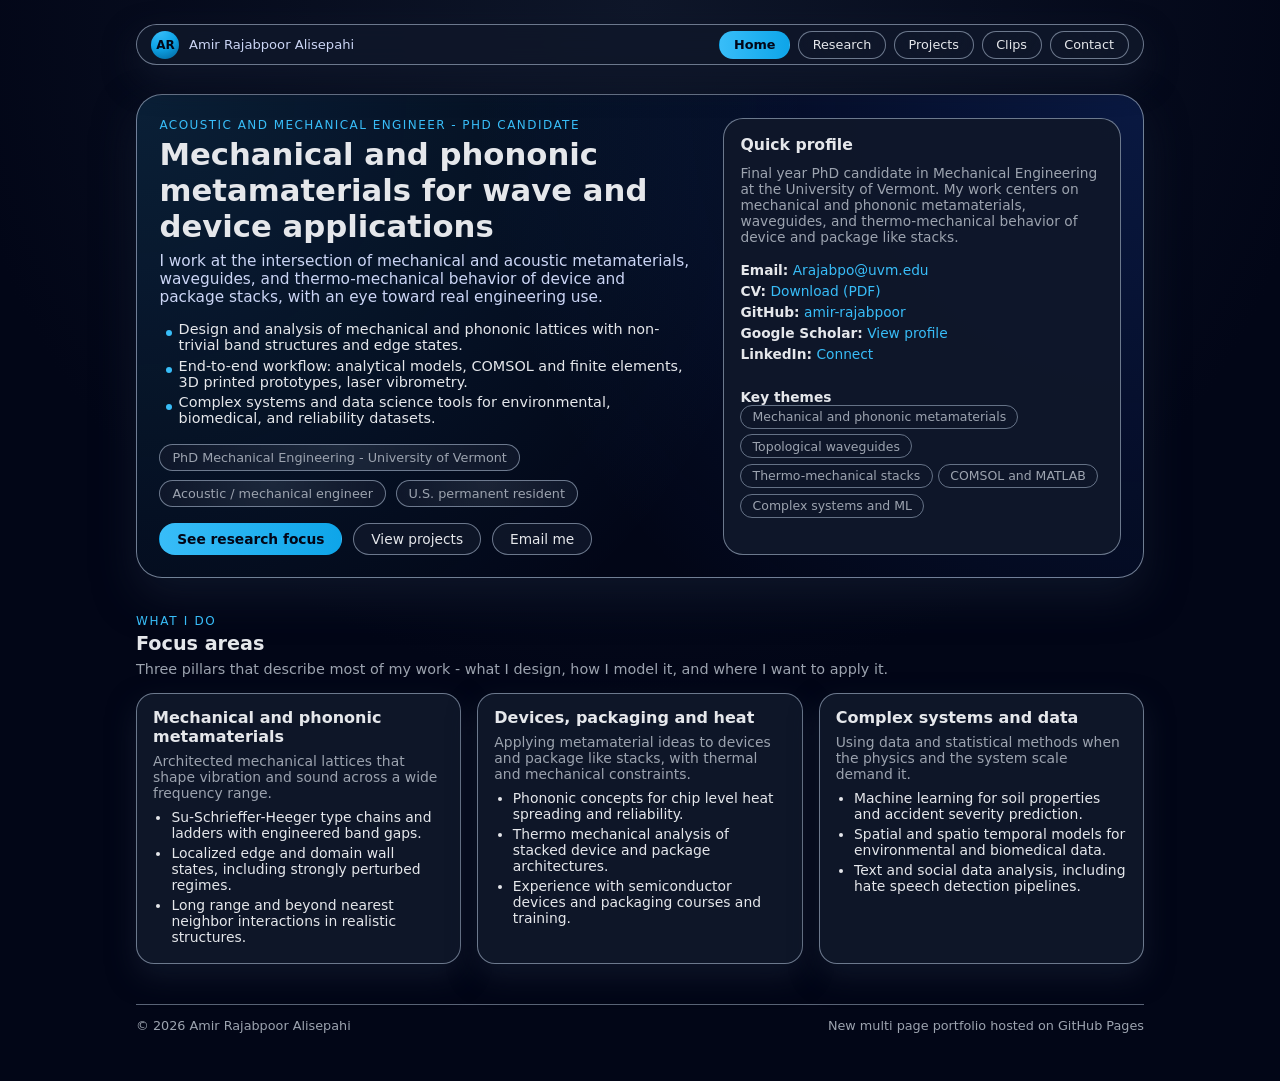
<file: index.html>
<!DOCTYPE html>
<html lang="en">
<head>
  <meta charset="UTF-8" />
  <title>Amir Rajabpoor Alisepahi - Acoustic / Mechanical Engineer</title>
  <meta name="viewport" content="width=device-width, initial-scale=1" />
  <meta
    name="description"
    content="Acoustic / mechanical engineer and PhD candidate working on mechanical and phononic metamaterials, waveguides, and thermo-mechanical behavior of device and package stacks."
  />
  <link rel="stylesheet" href="styles.css" />
</head>
<body>
  <div class="page-shell">

    <!-- Shared header / nav -->
    <header class="site-header">
      <div class="site-header-left">
        <div class="site-logo">AR</div>
        <div class="site-title">Amir Rajabpoor Alisepahi</div>
      </div>
      <nav class="site-nav">
        <a href="index.html" class="active">Home</a>
        <a href="research.html">Research</a>
        <a href="projects.html">Projects</a>
        <a href="clips.html">Clips</a>
        <a href="contact.html">Contact</a>
      </nav>
    </header>

    <!-- Hero section -->
    <section class="hero">
      <div class="hero-left">
        <div class="hero-eyebrow">Acoustic and mechanical engineer - PhD candidate</div>
        <h1 class="hero-title">Mechanical and phononic metamaterials for wave and device applications</h1>
        <p class="hero-subtitle">
          I work at the intersection of mechanical and acoustic metamaterials, waveguides, and
          thermo-mechanical behavior of device and package stacks, with an eye toward real engineering use.
        </p>

        <ul class="hero-list">
          <li>Design and analysis of mechanical and phononic lattices with non-trivial band structures and edge states.</li>
          <li>End-to-end workflow: analytical models, COMSOL and finite elements, 3D printed prototypes, laser vibrometry.</li>
          <li>Complex systems and data science tools for environmental, biomedical, and reliability datasets.</li>
        </ul>

        <div class="hero-meta">
          <span class="chip">PhD Mechanical Engineering - University of Vermont</span>
          <span class="chip">Acoustic / mechanical engineer</span>
          <span class="chip">U.S. permanent resident</span>
        </div>

        <div class="hero-actions">
          <a class="btn btn-primary" href="research.html">See research focus</a>
          <a class="btn btn-outline" href="projects.html">View projects</a>
          <a class="btn btn-outline" href="mailto:Arajabpo@uvm.edu">Email me</a>
        </div>
      </div>

      <aside class="hero-right">
        <h2>Quick profile</h2>
        <p>
          Final year PhD candidate in Mechanical Engineering at the University of Vermont. My work centers on mechanical
          and phononic metamaterials, waveguides, and thermo-mechanical behavior of device and package like stacks.
        </p>
        <ul>
          <li><strong>Email:</strong> <a href="mailto:Arajabpo@uvm.edu">Arajabpo@uvm.edu</a></li>
          <li><strong>CV:</strong> <a href="Amir_CV.pdf" target="_blank">Download (PDF)</a></li>
          <li><strong>GitHub:</strong> <a href="https://github.com/amir-rajabpoor" target="_blank">amir-rajabpoor</a></li>
          <!-- Replace # with your live URLs -->
          <li><strong>Google Scholar:</strong> <a href="#" target="_blank">View profile</a></li>
          <li><strong>LinkedIn:</strong> <a href="#" target="_blank">Connect</a></li>
        </ul>
        <div>
          <strong>Key themes</strong>
          <div class="hero-pills">
            <span class="hero-pill">Mechanical and phononic metamaterials</span>
            <span class="hero-pill">Topological waveguides</span>
            <span class="hero-pill">Thermo-mechanical stacks</span>
            <span class="hero-pill">COMSOL and MATLAB</span>
            <span class="hero-pill">Complex systems and ML</span>
          </div>
        </div>
      </aside>
    </section>

    <!-- Focus areas -->
    <section class="section">
      <div class="section-header">
        <div class="section-kicker">What I do</div>
        <h2 class="section-title">Focus areas</h2>
        <p class="section-lead">
          Three pillars that describe most of my work - what I design, how I model it, and where I want to apply it.
        </p>
      </div>

      <div class="grid-3">
        <div class="card">
          <h3>Mechanical and phononic metamaterials</h3>
          <p>
            Architected mechanical lattices that shape vibration and sound across a wide frequency range.
          </p>
          <ul>
            <li>Su-Schrieffer-Heeger type chains and ladders with engineered band gaps.</li>
            <li>Localized edge and domain wall states, including strongly perturbed regimes.</li>
            <li>Long range and beyond nearest neighbor interactions in realistic structures.</li>
          </ul>
        </div>

        <div class="card">
          <h3>Devices, packaging and heat</h3>
          <p>
            Applying metamaterial ideas to devices and package like stacks, with thermal and mechanical constraints.
          </p>
          <ul>
            <li>Phononic concepts for chip level heat spreading and reliability.</li>
            <li>Thermo mechanical analysis of stacked device and package architectures.</li>
            <li>Experience with semiconductor devices and packaging courses and training.</li>
          </ul>
        </div>

        <div class="card">
          <h3>Complex systems and data</h3>
          <p>
            Using data and statistical methods when the physics and the system scale demand it.
          </p>
          <ul>
            <li>Machine learning for soil properties and accident severity prediction.</li>
            <li>Spatial and spatio temporal models for environmental and biomedical data.</li>
            <li>Text and social data analysis, including hate speech detection pipelines.</li>
          </ul>
        </div>
      </div>
    </section>

    <footer class="site-footer">
      <span>© <span id="year"></span> Amir Rajabpoor Alisepahi</span>
      <span>New multi page portfolio hosted on GitHub Pages</span>
    </footer>
  </div>

  <script>
    const yearEl = document.getElementById("year");
    if (yearEl) {
      yearEl.textContent = new Date().getFullYear();
    }
  </script>
</body>
</html>
</file>
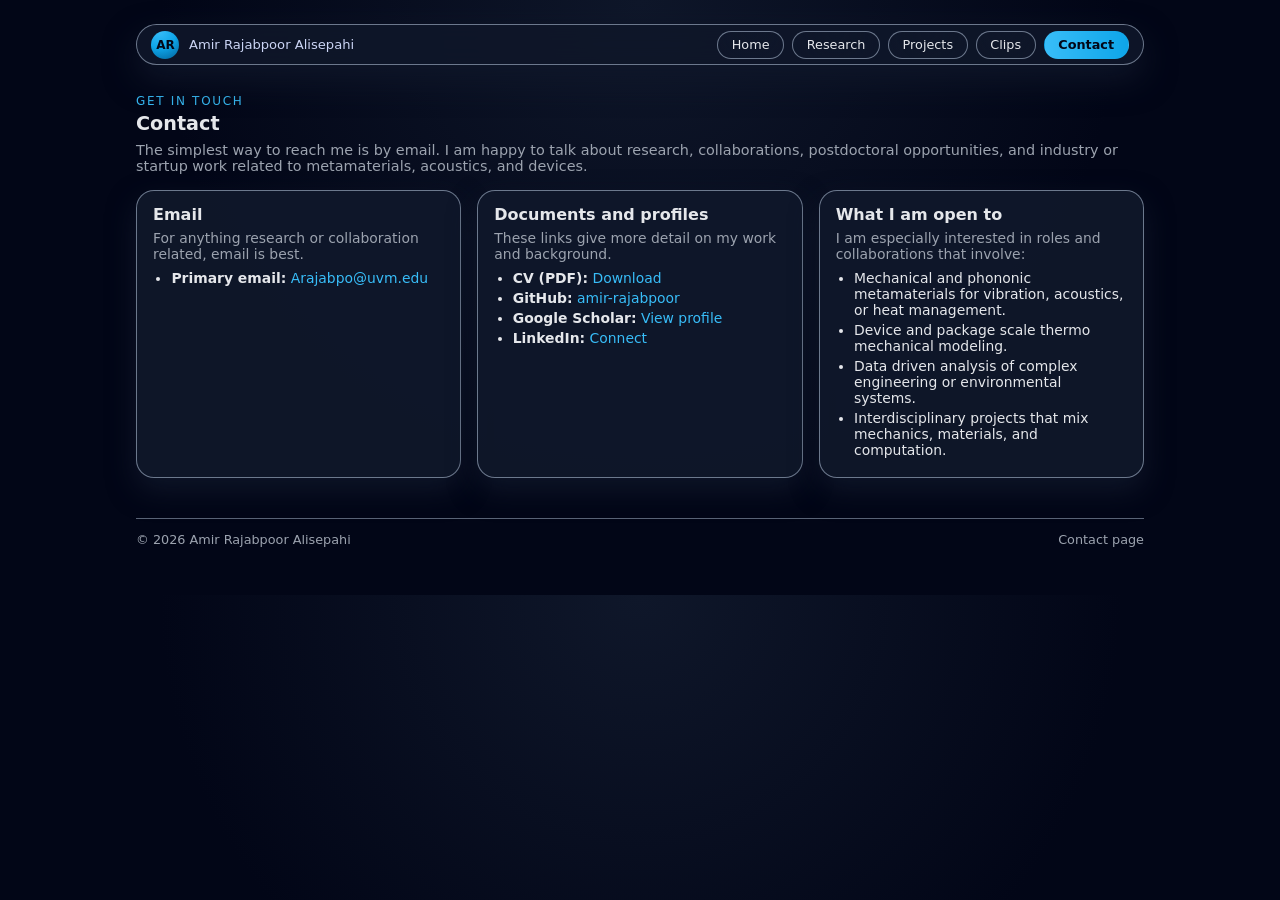
<file: contact.html>
<!DOCTYPE html>
<html lang="en">
<head>
  <meta charset="UTF-8" />
  <title>Contact - Amir Rajabpoor Alisepahi</title>
  <meta name="viewport" content="width=device-width, initial-scale=1" />
  <meta
    name="description"
    content="Contact information and links for Amir Rajabpoor Alisepahi."
  />
  <link rel="stylesheet" href="styles.css" />
</head>
<body>
  <div class="page-shell">

    <header class="site-header">
      <div class="site-header-left">
        <div class="site-logo">AR</div>
        <div class="site-title">Amir Rajabpoor Alisepahi</div>
      </div>
      <nav class="site-nav">
        <a href="index.html">Home</a>
        <a href="research.html">Research</a>
        <a href="projects.html">Projects</a>
        <a href="clips.html">Clips</a>
        <a href="contact.html" class="active">Contact</a>
      </nav>
    </header>

    <section class="section">
      <div class="section-header">
        <div class="section-kicker">Get in touch</div>
        <h2 class="section-title">Contact</h2>
        <p class="section-lead">
          The simplest way to reach me is by email. I am happy to talk about research, collaborations,
          postdoctoral opportunities, and industry or startup work related to metamaterials, acoustics, and devices.
        </p>
      </div>

      <div class="grid-3">
        <div class="card">
          <h3>Email</h3>
          <p>
            For anything research or collaboration related, email is best.
          </p>
          <ul>
            <li><strong>Primary email:</strong> <a href="mailto:Arajabpo@uvm.edu">Arajabpo@uvm.edu</a></li>
          </ul>
        </div>

        <div class="card">
          <h3>Documents and profiles</h3>
          <p>
            These links give more detail on my work and background.
          </p>
          <ul>
            <li><strong>CV (PDF):</strong> <a href="Amir_CV.pdf" target="_blank">Download</a></li>
            <li><strong>GitHub:</strong> <a href="https://github.com/amir-rajabpoor" target="_blank">amir-rajabpoor</a></li>
            <!-- Replace # with your live URLs -->
            <li><strong>Google Scholar:</strong> <a href="#" target="_blank">View profile</a></li>
            <li><strong>LinkedIn:</strong> <a href="#" target="_blank">Connect</a></li>
          </ul>
        </div>

        <div class="card">
          <h3>What I am open to</h3>
          <p>
            I am especially interested in roles and collaborations that involve:
          </p>
          <ul>
            <li>Mechanical and phononic metamaterials for vibration, acoustics, or heat management.</li>
            <li>Device and package scale thermo mechanical modeling.</li>
            <li>Data driven analysis of complex engineering or environmental systems.</li>
            <li>Interdisciplinary projects that mix mechanics, materials, and computation.</li>
          </ul>
        </div>
      </div>
    </section>

    <footer class="site-footer">
      <span>© <span id="year"></span> Amir Rajabpoor Alisepahi</span>
      <span>Contact page</span>
    </footer>
  </div>

  <script>
    const yearEl = document.getElementById("year");
    if (yearEl) {
      yearEl.textContent = new Date().getFullYear();
    }
  </script>
</body>
</html>
</file>
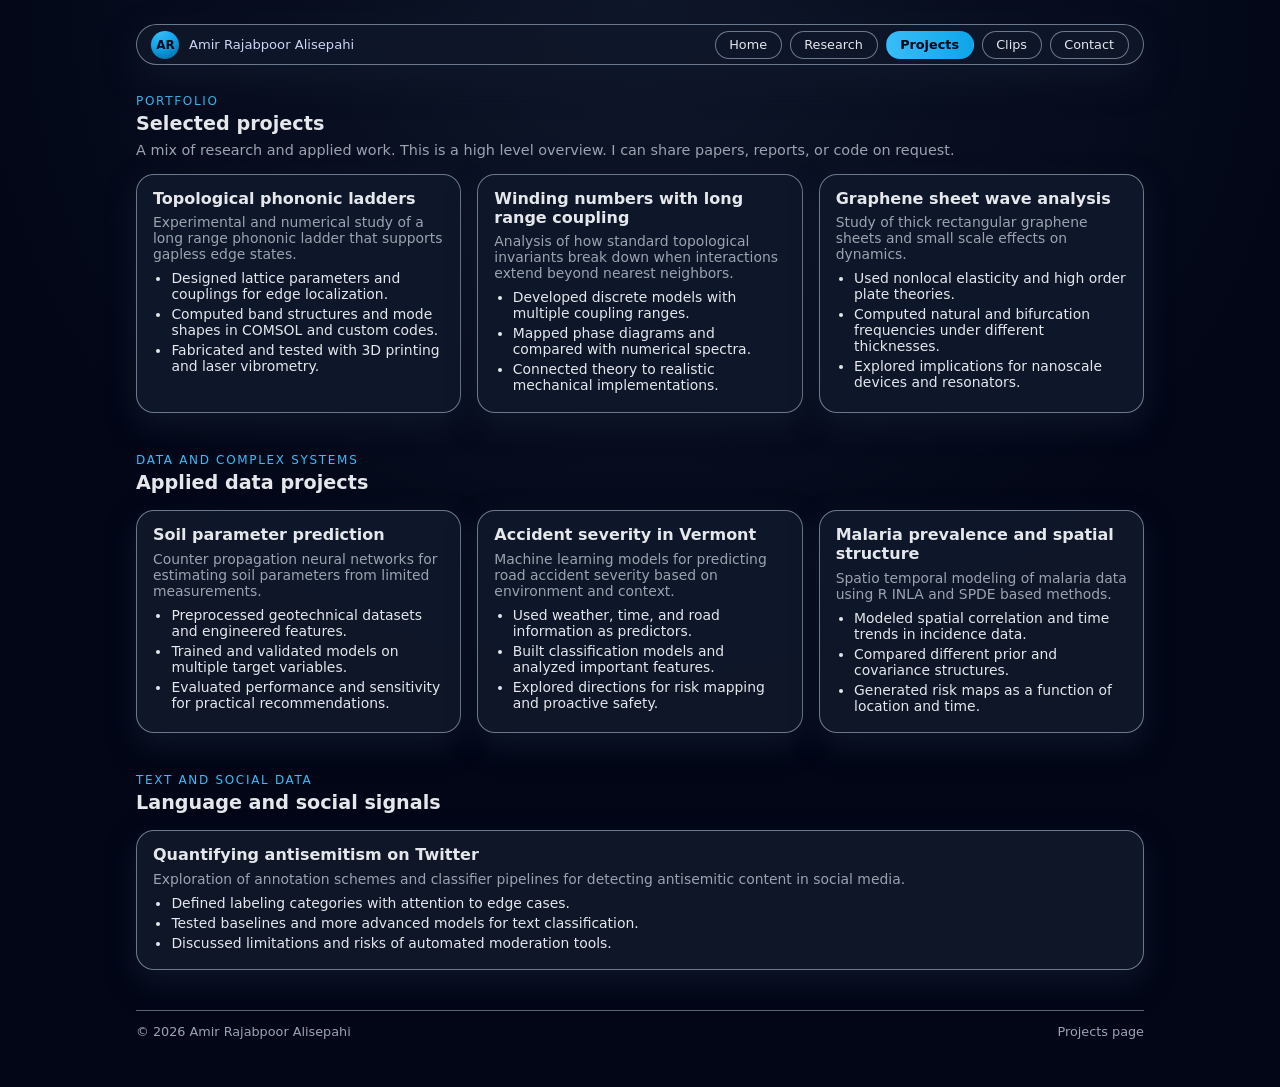
<file: Project.html>
<!DOCTYPE html>
<html lang="en">
<head>
  <meta charset="UTF-8" />
  <title>Projects - Amir Rajabpoor Alisepahi</title>
  <meta name="viewport" content="width=device-width, initial-scale=1" />
  <meta
    name="description"
    content="Project portfolio for Amir Rajabpoor Alisepahi, including metamaterials, thermo mechanical stacks, and data and complex systems projects."
  />
  <link rel="stylesheet" href="styles.css" />
</head>
<body>
  <div class="page-shell">

    <header class="site-header">
      <div class="site-header-left">
        <div class="site-logo">AR</div>
        <div class="site-title">Amir Rajabpoor Alisepahi</div>
      </div>
      <nav class="site-nav">
        <a href="index.html">Home</a>
        <a href="research.html">Research</a>
        <a href="projects.html" class="active">Projects</a>
        <a href="clips.html">Clips</a>
        <a href="contact.html">Contact</a>
      </nav>
    </header>

    <section class="section">
      <div class="section-header">
        <div class="section-kicker">Portfolio</div>
        <h2 class="section-title">Selected projects</h2>
        <p class="section-lead">
          A mix of research and applied work. This is a high level overview. I can share papers, reports,
          or code on request.
        </p>
      </div>

      <div class="grid-3">
        <div class="card">
          <h3>Topological phononic ladders</h3>
          <p>
            Experimental and numerical study of a long range phononic ladder that supports gapless edge states.
          </p>
          <ul>
            <li>Designed lattice parameters and couplings for edge localization.</li>
            <li>Computed band structures and mode shapes in COMSOL and custom codes.</li>
            <li>Fabricated and tested with 3D printing and laser vibrometry.</li>
          </ul>
        </div>

        <div class="card">
          <h3>Winding numbers with long range coupling</h3>
          <p>
            Analysis of how standard topological invariants break down when interactions extend beyond nearest neighbors.
          </p>
          <ul>
            <li>Developed discrete models with multiple coupling ranges.</li>
            <li>Mapped phase diagrams and compared with numerical spectra.</li>
            <li>Connected theory to realistic mechanical implementations.</li>
          </ul>
        </div>

        <div class="card">
          <h3>Graphene sheet wave analysis</h3>
          <p>
            Study of thick rectangular graphene sheets and small scale effects on dynamics.
          </p>
          <ul>
            <li>Used nonlocal elasticity and high order plate theories.</li>
            <li>Computed natural and bifurcation frequencies under different thicknesses.</li>
            <li>Explored implications for nanoscale devices and resonators.</li>
          </ul>
        </div>
      </div>
    </section>

    <section class="section">
      <div class="section-header">
        <div class="section-kicker">Data and complex systems</div>
        <h2 class="section-title">Applied data projects</h2>
      </div>

      <div class="grid-3">
        <div class="card">
          <h3>Soil parameter prediction</h3>
          <p>
            Counter propagation neural networks for estimating soil parameters from limited measurements.
          </p>
          <ul>
            <li>Preprocessed geotechnical datasets and engineered features.</li>
            <li>Trained and validated models on multiple target variables.</li>
            <li>Evaluated performance and sensitivity for practical recommendations.</li>
          </ul>
        </div>

        <div class="card">
          <h3>Accident severity in Vermont</h3>
          <p>
            Machine learning models for predicting road accident severity based on environment and context.
          </p>
          <ul>
            <li>Used weather, time, and road information as predictors.</li>
            <li>Built classification models and analyzed important features.</li>
            <li>Explored directions for risk mapping and proactive safety.</li>
          </ul>
        </div>

        <div class="card">
          <h3>Malaria prevalence and spatial structure</h3>
          <p>
            Spatio temporal modeling of malaria data using R INLA and SPDE based methods.
          </p>
          <ul>
            <li>Modeled spatial correlation and time trends in incidence data.</li>
            <li>Compared different prior and covariance structures.</li>
            <li>Generated risk maps as a function of location and time.</li>
          </ul>
        </div>
      </div>
    </section>

    <section class="section">
      <div class="section-header">
        <div class="section-kicker">Text and social data</div>
        <h2 class="section-title">Language and social signals</h2>
      </div>

      <div class="card">
        <h3>Quantifying antisemitism on Twitter</h3>
        <p>
          Exploration of annotation schemes and classifier pipelines for detecting antisemitic content in social media.
        </p>
        <ul>
          <li>Defined labeling categories with attention to edge cases.</li>
          <li>Tested baselines and more advanced models for text classification.</li>
          <li>Discussed limitations and risks of automated moderation tools.</li>
        </ul>
      </div>
    </section>

    <footer class="site-footer">
      <span>© <span id="year"></span> Amir Rajabpoor Alisepahi</span>
      <span>Projects page</span>
    </footer>
  </div>

  <script>
    const yearEl = document.getElementById("year");
    if (yearEl) {
      yearEl.textContent = new Date().getFullYear();
    }
  </script>
</body>
</html>
</file>
<file: styles.css>
/* Global */

* {
  box-sizing: border-box;
}

body {
  margin: 0;
  font-family: system-ui, -apple-system, BlinkMacSystemFont, "Segoe UI", sans-serif;
  background: radial-gradient(circle at top, #0f172a, #020617 55%);
  color: #e5e7eb;
}

a {
  color: #38bdf8;
  text-decoration: none;
}

a:hover {
  text-decoration: underline;
}

.page-shell {
  max-width: 1040px;
  margin: 0 auto;
  padding: 1.5rem 1rem 3rem 1rem;
}

/* Top navigation bar */

.site-header {
  position: sticky;
  top: 0;
  z-index: 20;
  backdrop-filter: blur(14px);
  background: rgba(15, 23, 42, 0.9);
  border-radius: 999px;
  border: 1px solid rgba(148, 163, 184, 0.7);
  padding: 0.35rem 0.9rem;
  margin-bottom: 1.8rem;
  display: flex;
  align-items: center;
  justify-content: space-between;
  box-shadow: 0 14px 32px rgba(15, 23, 42, 0.9);
}

.site-header-left {
  display: flex;
  align-items: center;
  gap: 0.6rem;
}

.site-logo {
  width: 28px;
  height: 28px;
  border-radius: 999px;
  background: radial-gradient(circle at 30% 0, #38bdf8, #0ea5e9 50%, #0369a1 95%);
  display: flex;
  align-items: center;
  justify-content: center;
  font-size: 0.75rem;
  font-weight: 700;
  color: #020617;
}

.site-title {
  font-size: 0.82rem;
  color: #cbd5f5;
}

.site-nav {
  display: flex;
  gap: 0.5rem;
  flex-wrap: wrap;
}

.site-nav a {
  font-size: 0.8rem;
  padding: 0.35rem 0.85rem;
  border-radius: 999px;
  border: 1px solid rgba(148, 163, 184, 0.7);
  color: #e5e7eb;
  text-decoration: none;
  background: radial-gradient(circle at top, rgba(15, 23, 42, 0.9), rgba(15, 23, 42, 0.6));
}

.site-nav a:hover {
  border-color: #38bdf8;
  background: radial-gradient(circle at top, rgba(56, 189, 248, 0.24), rgba(15, 23, 42, 0.95));
}

.site-nav a.active {
  border-color: transparent;
  background: linear-gradient(to right, #38bdf8, #0ea5e9);
  color: #020617;
  font-weight: 600;
}

@media (max-width: 720px) {
  .site-header {
    flex-direction: column;
    align-items: flex-start;
    border-radius: 18px;
    gap: 0.5rem;
  }
}

/* Sections */

.section {
  margin-bottom: 2.5rem;
}

.section-header {
  margin-bottom: 1rem;
}

.section-kicker {
  font-size: 0.75rem;
  text-transform: uppercase;
  letter-spacing: 0.14em;
  color: #38bdf8;
  margin-bottom: 0.25rem;
}

.section-title {
  margin: 0;
  font-size: 1.2rem;
}

.section-lead {
  margin: 0.4rem 0 0;
  font-size: 0.9rem;
  color: #9ca3af;
}

/* Hero on home page */

.hero {
  margin-top: 1.2rem;
  margin-bottom: 2.2rem;
  padding: 1.4rem;
  border-radius: 26px;
  border: 1px solid rgba(148, 163, 184, 0.75);
  background:
    radial-gradient(circle at 0 0, rgba(56, 189, 248, 0.14), transparent 60%),
    radial-gradient(circle at 100% 0, rgba(37, 99, 235, 0.2), transparent 60%),
    linear-gradient(to bottom right, #020617, #020617);
  display: grid;
  grid-template-columns: minmax(0, 3fr) minmax(0, 2.2fr);
  gap: 1.4rem;
  box-shadow: 0 18px 40px rgba(15, 23, 42, 0.85);
}

@media (max-width: 880px) {
  .hero {
    grid-template-columns: 1fr;
  }
}

.hero-left {
  padding-right: 0.5rem;
}

.hero-eyebrow {
  font-size: 0.75rem;
  text-transform: uppercase;
  letter-spacing: 0.12em;
  color: #38bdf8;
  margin-bottom: 0.3rem;
}

.hero-title {
  margin: 0;
  font-size: clamp(1.9rem, 2.4vw, 2.2rem);
}

.hero-subtitle {
  margin: 0.5rem 0 0.9rem;
  font-size: 0.96rem;
  color: #cbd5f5;
}

.hero-list {
  list-style: none;
  padding: 0;
  margin: 0 0 1.1rem;
  font-size: 0.9rem;
}

.hero-list li {
  margin-bottom: 0.3rem;
  position: relative;
  padding-left: 1.2rem;
}

.hero-list li::before {
  content: "";
  width: 6px;
  height: 6px;
  border-radius: 999px;
  background: #38bdf8;
  position: absolute;
  left: 0.4rem;
  top: 0.6rem;
}

.hero-meta {
  display: flex;
  flex-wrap: wrap;
  gap: 0.6rem;
  margin-bottom: 1rem;
  font-size: 0.8rem;
  color: #9ca3af;
}

.chip {
  padding: 0.3rem 0.75rem;
  border-radius: 999px;
  border: 1px solid rgba(148, 163, 184, 0.7);
  background: radial-gradient(circle at top, rgba(148, 163, 184, 0.16), rgba(15, 23, 42, 0.95));
}

.hero-actions {
  display: flex;
  flex-wrap: wrap;
  gap: 0.7rem;
}

.btn {
  display: inline-flex;
  align-items: center;
  justify-content: center;
  padding: 0.45rem 1.05rem;
  border-radius: 999px;
  border: 1px solid rgba(148, 163, 184, 0.7);
  font-size: 0.86rem;
  cursor: pointer;
  text-decoration: none;
  color: #e5e7eb;
  background: rgba(15, 23, 42, 0.9);
}

.btn-primary {
  background: linear-gradient(to right, #38bdf8, #0ea5e9);
  border-color: transparent;
  color: #020617;
  font-weight: 600;
}

.btn-primary:hover {
  filter: brightness(1.06);
}

.btn-outline:hover {
  border-color: #38bdf8;
}

/* Hero right card */

.hero-right {
  border-radius: 20px;
  border: 1px solid rgba(148, 163, 184, 0.7);
  background: rgba(15, 23, 42, 0.96);
  padding: 1rem;
  display: flex;
  flex-direction: column;
  gap: 0.7rem;
  font-size: 0.86rem;
}

.hero-right h2 {
  margin: 0;
  font-size: 0.98rem;
}

.hero-right p {
  margin: 0;
  color: #9ca3af;
}

.hero-right ul {
  list-style: none;
  padding: 0;
  margin: 0.4rem 0 0.7rem;
}

.hero-right li {
  margin-bottom: 0.3rem;
}

.hero-pills {
  display: flex;
  flex-wrap: wrap;
  gap: 0.35rem;
}

.hero-pill {
  font-size: 0.78rem;
  padding: 0.22rem 0.7rem;
  border-radius: 999px;
  border: 1px solid rgba(148, 163, 184, 0.65);
  color: #9ca3af;
}

/* Reusable grid and cards */

.grid-3 {
  display: grid;
  gap: 1rem;
  grid-template-columns: repeat(3, minmax(0, 1fr));
}

@media (max-width: 960px) {
  .grid-3 {
    grid-template-columns: 1fr;
  }
}

.card {
  border-radius: 18px;
  border: 1px solid rgba(148, 163, 184, 0.7);
  background: rgba(15, 23, 42, 0.96);
  padding: 0.9rem 1rem;
  box-shadow: 0 12px 28px rgba(15, 23, 42, 0.9);
  font-size: 0.87rem;
}

.card h3 {
  margin: 0 0 0.4rem;
  font-size: 1rem;
}

.card p {
  margin: 0 0 0.5rem;
  color: #9ca3af;
}

.card ul {
  margin: 0;
  padding-left: 1.15rem;
}

.card li {
  margin-bottom: 0.25rem;
}

/* Simple footer */

.site-footer {
  border-top: 1px solid rgba(148, 163, 184, 0.6);
  margin-top: 1rem;
  padding-top: 0.8rem;
  font-size: 0.8rem;
  color: #9ca3af;
  display: flex;
  flex-wrap: wrap;
  justify-content: space-between;
  gap: 0.5rem;
}
</file>
